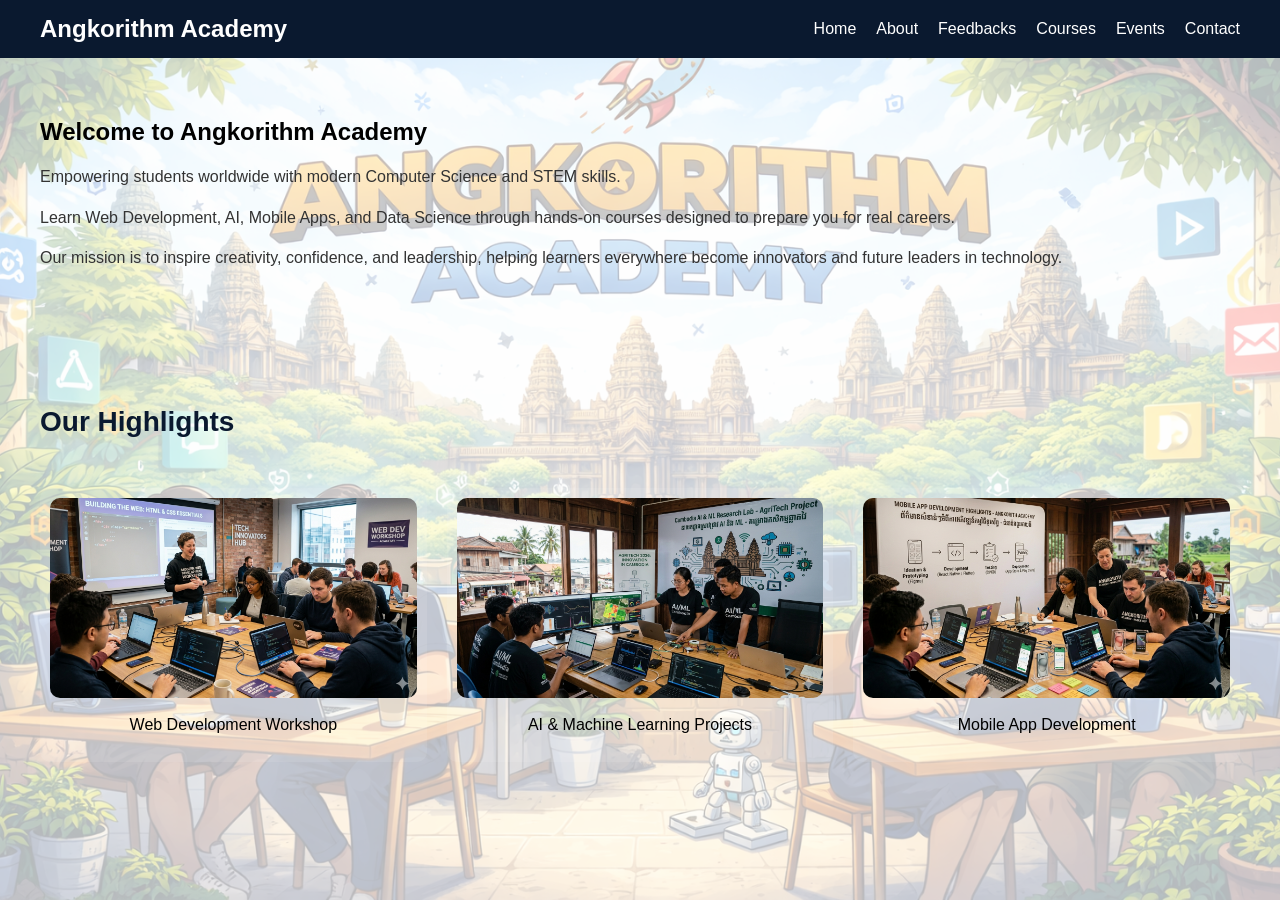
<file: index.html>
<!DOCTYPE html>
<html lang="en">
<head>
<meta charset="UTF-8">
<meta name="viewport" content="width=device-width, initial-scale=1.0">
<title>Angkorithm Academy - Home</title>
<link rel="stylesheet" href="style.css">
<link rel="stylesheet" href="https://cdnjs.cloudflare.com/ajax/libs/font-awesome/6.5.0/css/all.min.css">
</head>
<body> 

<header>
    <div class="logo">Angkorithm Academy</div>
    <nav>
        <ul>
            <li><a href="index.html">Home</a></li>
            <li><a href="about.html">About</a></li>
            <li><a href="feedbacks.html">Feedbacks</a></li>
            <li class="dropdown">
                <span class="dropbtn" onclick="toggleDropdown('coursesMenu')">Courses</span>
                <div id="coursesMenu" class="dropdown-menu">
                    <a href="courses.html#web">Web Development</a>
                    <a href="courses.html#mobile">Mobile Development</a>
                    <a href="courses.html#frontend">Front-End</a>
                    <a href="courses.html#backend">Back-End</a>
                    <a href="courses.html#fullstack">Full-Stack</a>
                    <a href="courses.html#ai">AI / ML</a>
                    <a href="courses.html#datascience">Data Science</a>
                </div>
            </li>
            <li class="dropdown">
                <span class="dropbtn" onclick="toggleDropdown('eventsMenu')">Events</span>
                <div id="eventsMenu" class="dropdown-menu">
                    <a href="events.html#jobs">Jobs</a>
                    <a href="events.html#workshops">Workshops</a>
                </div>
            </li>
            <li><a href="contact.html">Contact</a></li>
        </ul>
    </nav>
</header>

<section id="home" class="section">
    <h1>Welcome to Angkorithm Academy</h1> <br/>
        <p>Empowering students worldwide with modern Computer Science and STEM skills.</p>
        <p>Learn Web Development, AI, Mobile Apps, and Data Science through hands-on courses designed to prepare you for real careers.</p>
        <p>Our mission is to inspire creativity, confidence, and leadership, helping learners everywhere become innovators and future leaders in technology.</p>
</section>

<section id="gallery" class="section">
    <h2>Our Highlights</h2>
    <div class="picture-grid">
        <div class="grid-item">
            <img src="pics/pic1.jpg" alt="Highlight 1">
            <p>Web Development Workshop</p>
        </div>
        <div class="grid-item">
            <img src="pics/pic2.jpg" alt="Highlight 2">
            <p>AI & Machine Learning Projects</p>
        </div>
        <div class="grid-item">
            <img src="pics/pic3.jpg" alt="Highlight 3">
            <p>Mobile App Development</p>
        </div>
    </div>
</section>

<script>
function toggleDropdown(id){
    document.getElementById(id).classList.toggle('show');
}
function toggleDropdown(id){
    const menu = document.getElementById(id);
    menu.classList.toggle('show');
}

// Close dropdowns if clicking outside
document.addEventListener('click', function(event){
    const dropbtns = document.querySelectorAll('.dropbtn');
    const dropdowns = document.querySelectorAll('.dropdown-menu');

    let clickedOnDropbtn = false;
    dropbtns.forEach(btn => {
        if(btn.contains(event.target)){
            clickedOnDropbtn = true;
        }
    });

    if(!clickedOnDropbtn){
        dropdowns.forEach(menu => menu.classList.remove('show'));
    }
    });
</script>

</body>
</html>
</file>
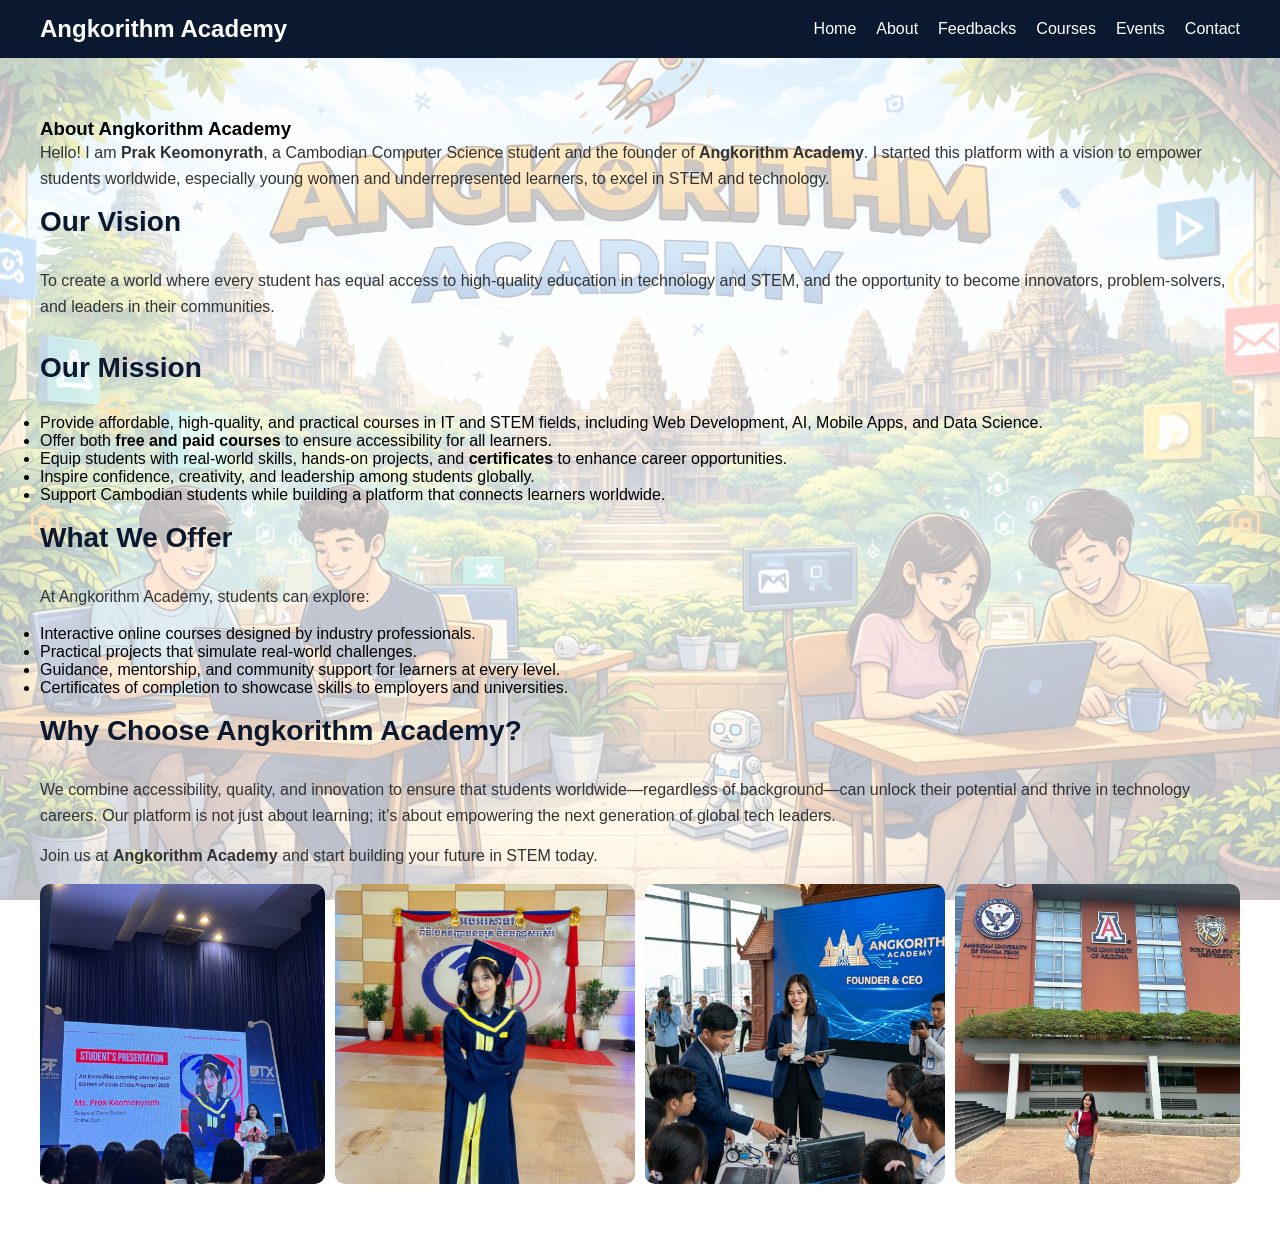
<file: about.html>
<!DOCTYPE html>
<html lang="en">
<head>
<meta charset="UTF-8">
<meta name="viewport" content="width=device-width, initial-scale=1.0">
<title>Angkorithm Academy - About</title>
<link rel="stylesheet" href="style.css">
<link rel="stylesheet" href="https://cdnjs.cloudflare.com/ajax/libs/font-awesome/6.5.0/css/all.min.css">
</head>
<body>

<header>
    <div class="logo">Angkorithm Academy</div>
    <nav>
        <ul>
            <li><a href="index.html">Home</a></li>
            <li><a href="about.html">About</a></li>
            <li><a href="feedbacks.html">Feedbacks</a></li>
            <li class="dropdown">
                <span class="dropbtn" onclick="toggleDropdown('coursesMenu')">Courses</span>
                <div id="coursesMenu" class="dropdown-menu">
                    <a href="courses.html#web">Web Development</a>
                    <a href="courses.html#mobile">Mobile Development</a>
                    <a href="courses.html#frontend">Front-End</a>
                    <a href="courses.html#backend">Back-End</a>
                    <a href="courses.html#fullstack">Full-Stack</a>
                    <a href="courses.html#ai">AI / ML</a>
                    <a href="courses.html#datascience">Data Science</a>
                </div>
            </li>
            <li class="dropdown">
                <span class="dropbtn" onclick="toggleDropdown('eventsMenu')">Events</span>
                <div id="eventsMenu" class="dropdown-menu">
                    <a href="events.html#jobs">Jobs</a>
                    <a href="events.html#workshops">Workshops</a>
                </div>
            </li>
            <li><a href="contact.html">Contact</a></li>
        </ul>
    </nav>
</header>

<section id="about" class="section">
    <section id="about">
        <h1>About Angkorithm Academy</h1>
            <p>Hello! I am <strong>Prak Keomonyrath</strong>, a Cambodian Computer Science student and the founder of <strong>Angkorithm Academy</strong>. I started this platform with a vision to empower students worldwide, especially young women and underrepresented learners, to excel in STEM and technology.</p>

            <h2>Our Vision</h2>
            <p>To create a world where every student has equal access to high-quality education in technology and STEM, and the opportunity to become innovators, problem-solvers, and leaders in their communities.</p>
            <br>
            <h2>Our Mission</h2>
                <ul>
                    <li>Provide affordable, high-quality, and practical courses in IT and STEM fields, including Web Development, AI, Mobile Apps, and Data Science.</li>
                    <li>Offer both <strong>free and paid courses</strong> to ensure accessibility for all learners.</li>
                    <li>Equip students with real-world skills, hands-on projects, and <strong>certificates</strong> to enhance career opportunities.</li>
                    <li>Inspire confidence, creativity, and leadership among students globally.</li>
                    <li>Support Cambodian students while building a platform that connects learners worldwide.</li>
                </ul>
            <br>
            <h2>What We Offer</h2>
                <p>At Angkorithm Academy, students can explore:</p>
                <ul>
                    <li>Interactive online courses designed by industry professionals.</li>
                    <li>Practical projects that simulate real-world challenges.</li>
                    <li>Guidance, mentorship, and community support for learners at every level.</li>
                    <li>Certificates of completion to showcase skills to employers and universities.</li>
                </ul>
            <br>
            <h2>Why Choose Angkorithm Academy?</h2>
                <p>We combine accessibility, quality, and innovation to ensure that students worldwide—regardless of background—can unlock their potential and thrive in technology careers. Our platform is not just about learning; it’s about empowering the next generation of global tech leaders.</p>

                <p>Join us at <strong>Angkorithm Academy</strong> and start building your future in STEM today.</p>
    </section>
        <div class="slider">
            <img src="pics/Me1.jpg">
            <img src="pics/Me2.jpg">
            <img src="pics/Me3.jpg">
            <img src="pics/Me4.jpg">

        </div>
    </section>

<script>
function toggleDropdown(id){
    document.getElementById(id).classList.toggle('show');
}
function toggleDropdown(id){
    const menu = document.getElementById(id);
    menu.classList.toggle('show');
}

// Close dropdowns if clicking outside
document.addEventListener('click', function(event){
    const dropbtns = document.querySelectorAll('.dropbtn');
    const dropdowns = document.querySelectorAll('.dropdown-menu');

    let clickedOnDropbtn = false;
    dropbtns.forEach(btn => {
        if(btn.contains(event.target)){
            clickedOnDropbtn = true;
        }
    });

    if(!clickedOnDropbtn){
        dropdowns.forEach(menu => menu.classList.remove('show'));
    }
});
</script>


</body>
</html>
</file>
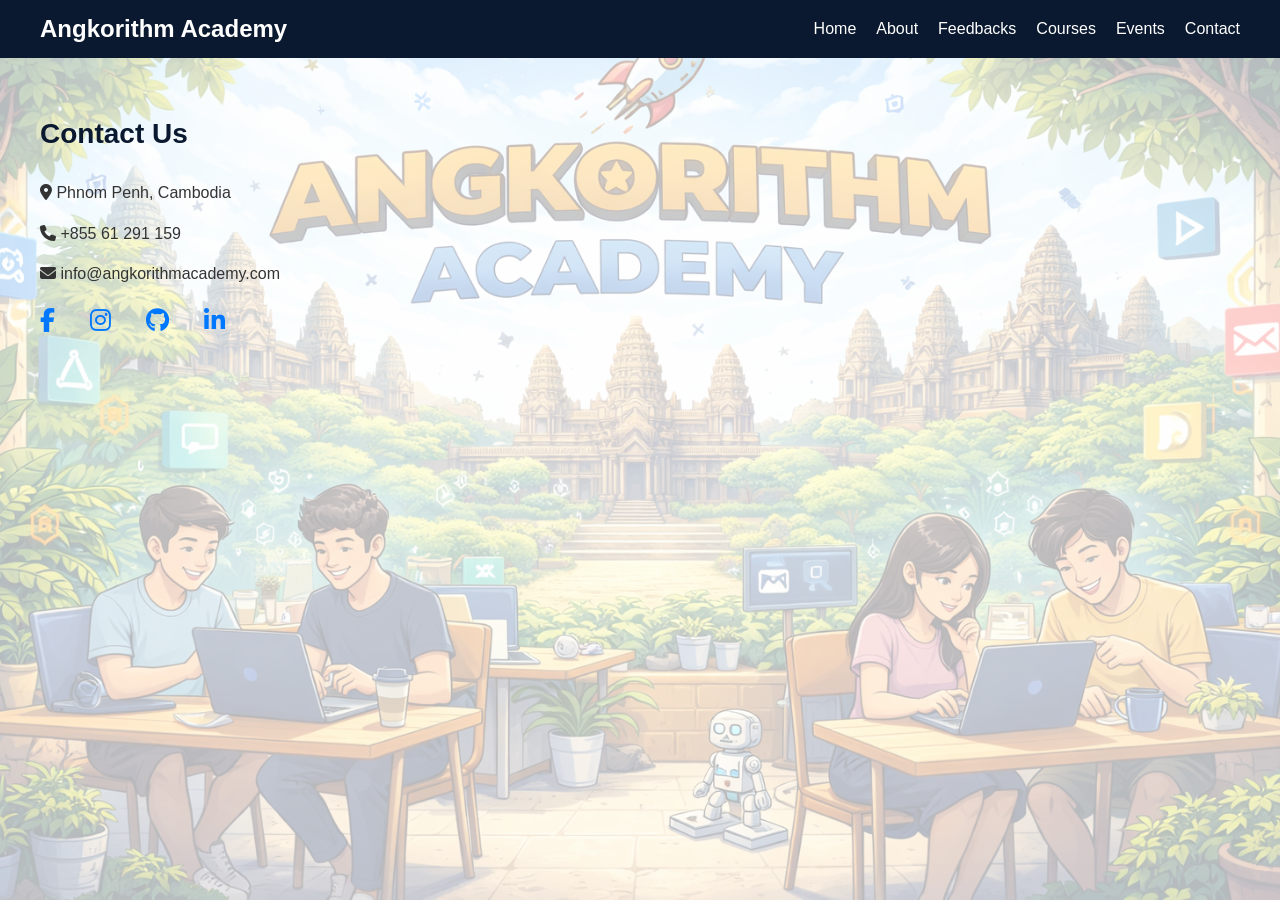
<file: contact.html>
<!DOCTYPE html>
<html lang="en">
<head>
<meta charset="UTF-8">
<meta name="viewport" content="width=device-width, initial-scale=1.0">
<title>Angkorithm Academy - Contact</title>
<link rel="stylesheet" href="style.css">
<link rel="stylesheet" href="https://cdnjs.cloudflare.com/ajax/libs/font-awesome/6.5.0/css/all.min.css">
</head>
<body>

<header>
    <div class="logo">Angkorithm Academy</div>
    <nav>
        <ul>
            <li><a href="index.html">Home</a></li>
            <li><a href="about.html">About</a></li>
            <li><a href="feedbacks.html">Feedbacks</a></li>
            <li class="dropdown">
                <span class="dropbtn" onclick="toggleDropdown('coursesMenu')">Courses</span>
                <div id="coursesMenu" class="dropdown-menu">
                    <a href="courses.html#web">Web Development</a>
                    <a href="courses.html#mobile">Mobile Development</a>
                    <a href="courses.html#frontend">Front-End</a>
                    <a href="courses.html#backend">Back-End</a>
                    <a href="courses.html#fullstack">Full-Stack</a>
                    <a href="courses.html#ai">AI / ML</a>
                    <a href="courses.html#datascience">Data Science</a>
                </div>
            </li>
            <li class="dropdown">
                <span class="dropbtn" onclick="toggleDropdown('eventsMenu')">Events</span>
                <div id="eventsMenu" class="dropdown-menu">
                    <a href="events.html#jobs">Jobs</a>
                    <a href="events.html#workshops">Workshops</a>
                </div>
            </li>
            <li><a href="contact.html">Contact</a></li>
        </ul>
    </nav>
</header>

<section class="section contact-section">
    <h2>Contact Us</h2>
    <div class="contact-info">
        <p><i class="fa fa-map-marker-alt"></i> Phnom Penh, Cambodia</p>
        <p><i class="fa fa-phone"></i> +855 61 291 159</p>
        <p><i class="fa fa-envelope"></i> info@angkorithmacademy.com</p>
    </div>

    <div class="social-icons">
        <a href="https://www.facebook.com/share/18QHKdomKT/?mibextid=wwXIfr" target="_blank"><i class="fab fa-facebook-f"></i></a>
        <a href="https://www.instagram.com/_.monyrath._?igsh=MTJzampjNzZrODRraA%3D%3D&utm_source=qr" target="_blank"><i class="fab fa-instagram"></i></a>
        <a href="https://github.com/Monyrath27" target="_blank"><i class="fab fa-github"></i></a>
        <a href="https://www.linkedin.com/in/prak-keomonyrath-74aa05325" target="_blank"><i class="fab fa-linkedin-in"></i></a>
    </div>

    <div class="map">
        <iframe 
        src="https://www.google.com/maps/embed?pb=!1m18!1m12!1m3!1d3919.121789312345!2d104.8791234!3d11.562345!2m3!1f0!2f0!3f0!3m2!1i1024!2i768!4f13.1!3m3!1m2!1s0x31095123456789ab%3A0xcdef123456789abc!2sPhnom%20Penh%2C%20Cambodia!5e0!3m2!1sen!2sus!4v1671234567890!5m2!1sen!2sus" 
        width="600" height="450" style="border:0;" allowfullscreen="" loading="lazy"></iframe>
    </div>
</section>

<script>
function toggleDropdown(id){
    document.getElementById(id).classList.toggle('show');
}
function toggleDropdown(id){
    const menu = document.getElementById(id);
    menu.classList.toggle('show');
}

// Close dropdowns if clicking outside
document.addEventListener('click', function(event){
    const dropbtns = document.querySelectorAll('.dropbtn');
    const dropdowns = document.querySelectorAll('.dropdown-menu');

    let clickedOnDropbtn = false;
    dropbtns.forEach(btn => {
        if(btn.contains(event.target)){
            clickedOnDropbtn = true;
        }
    });

    if(!clickedOnDropbtn){
        dropdowns.forEach(menu => menu.classList.remove('show'));
    }
});
</script>

</body>
</html>
</file>
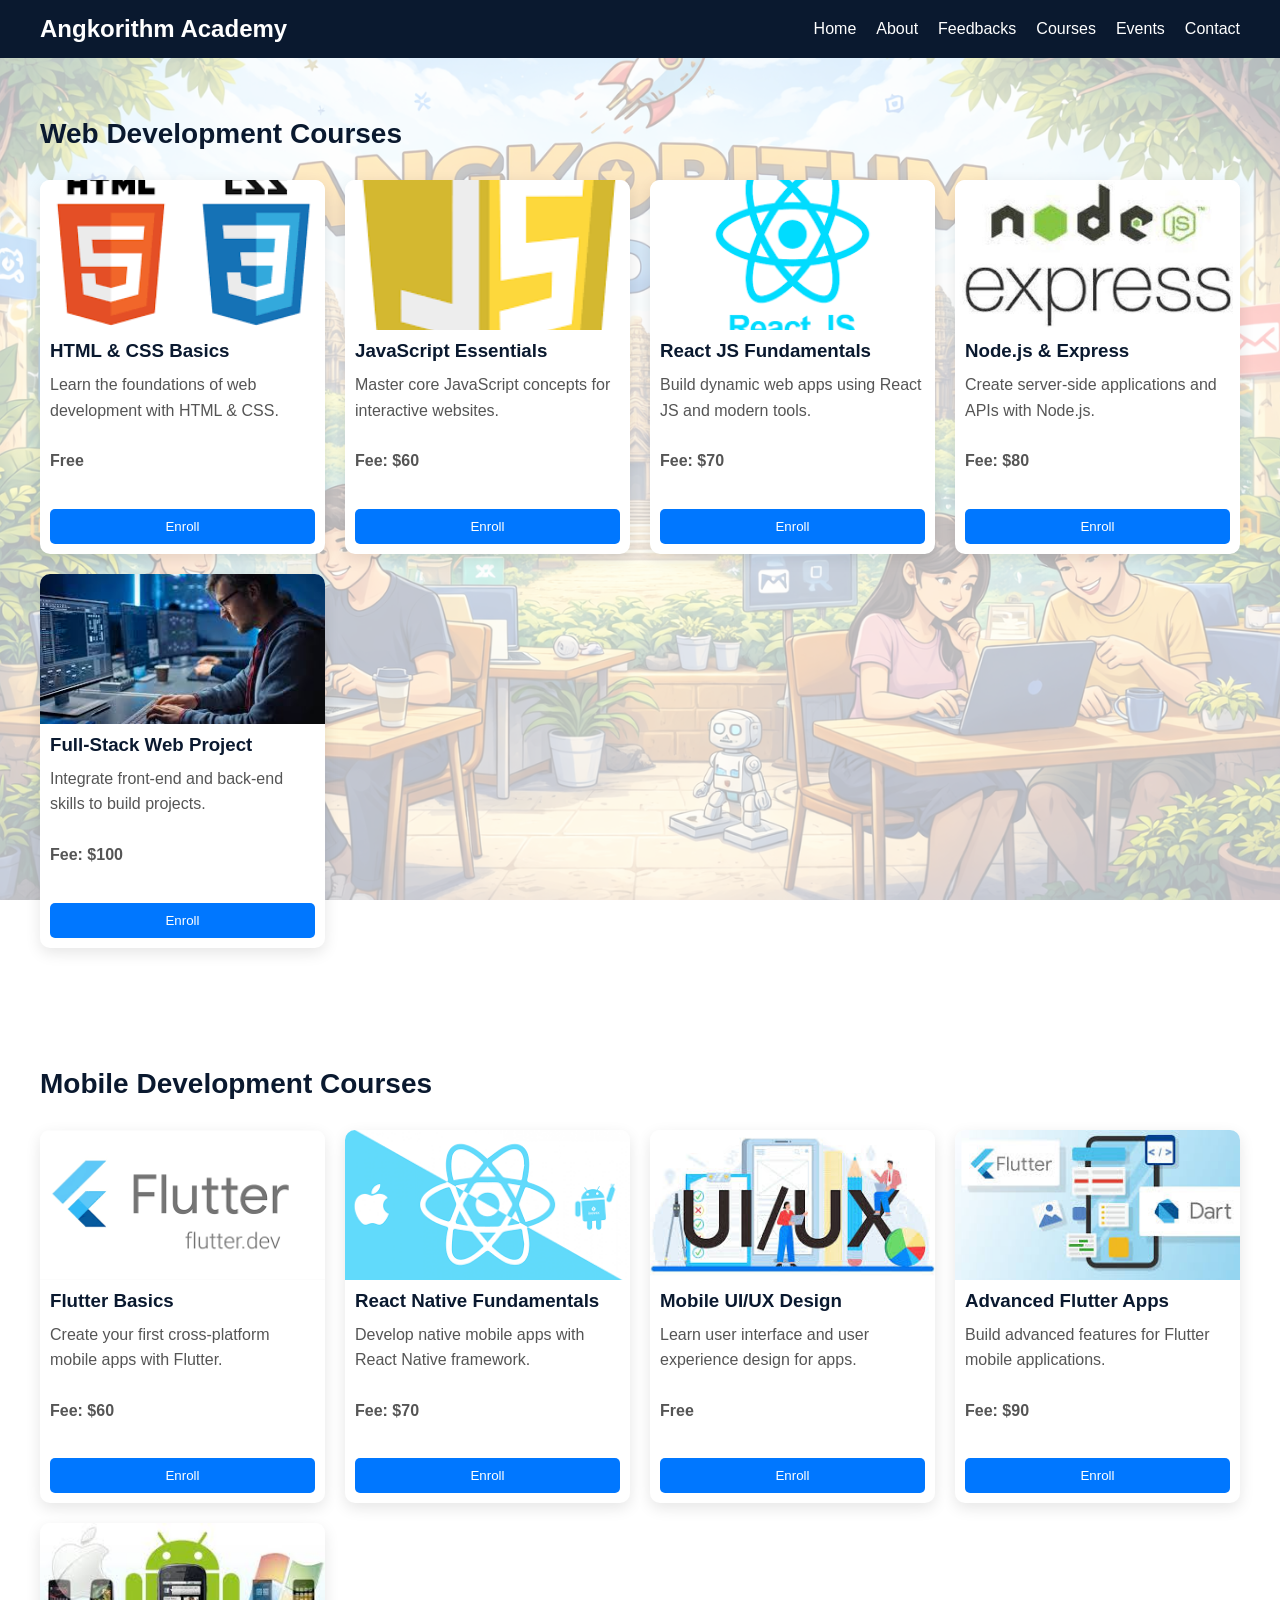
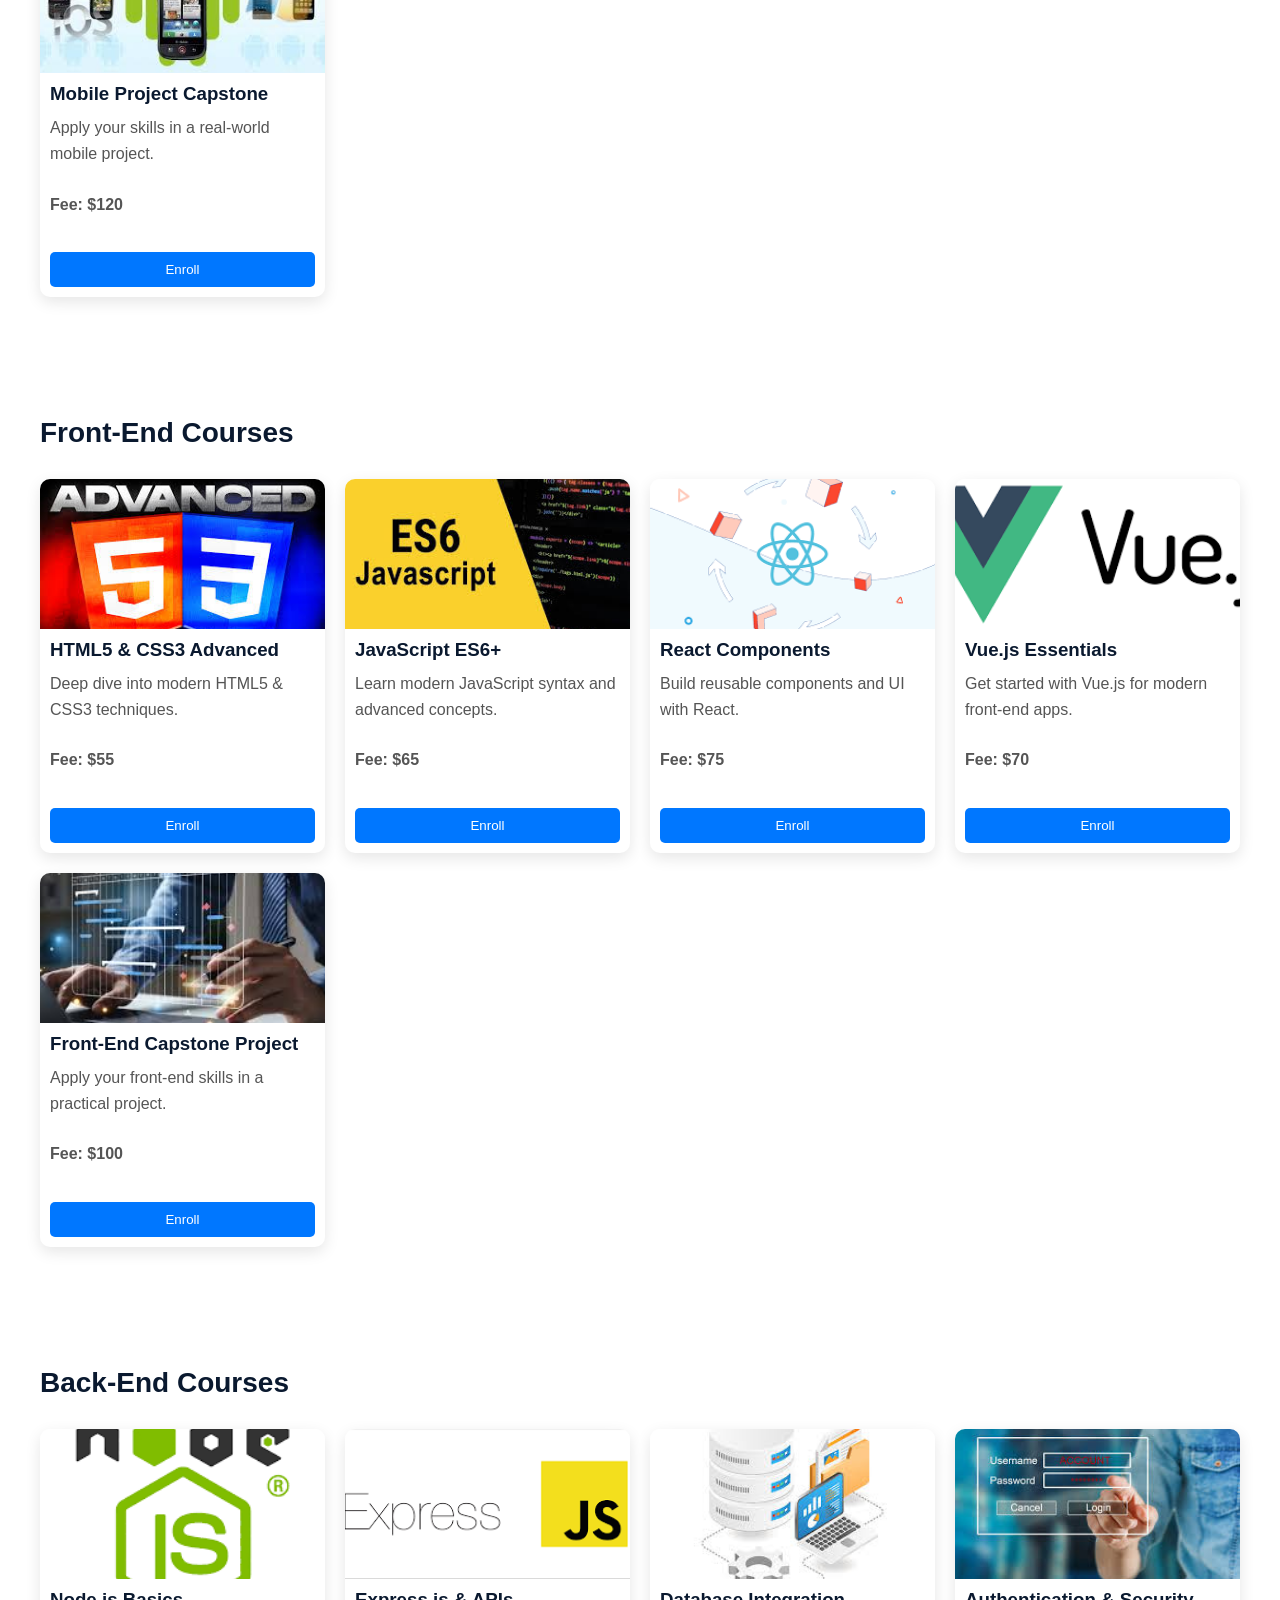
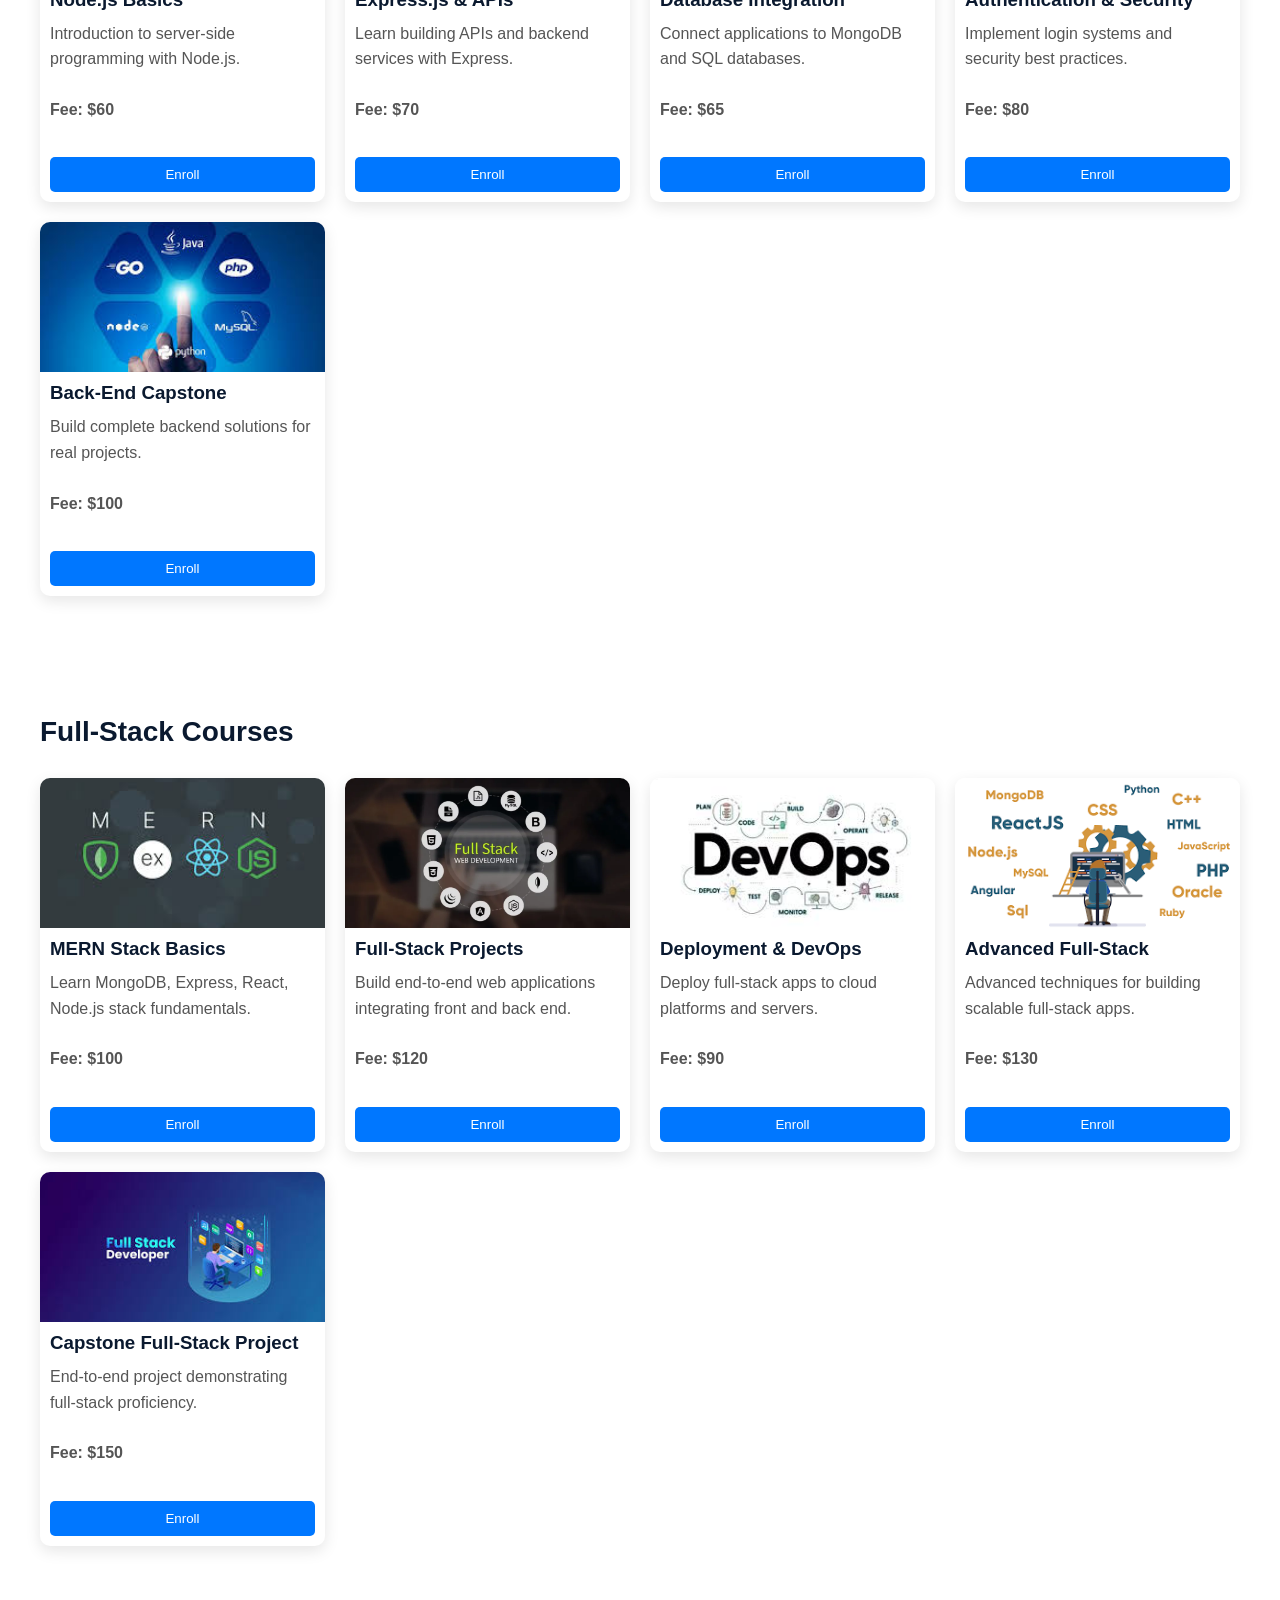
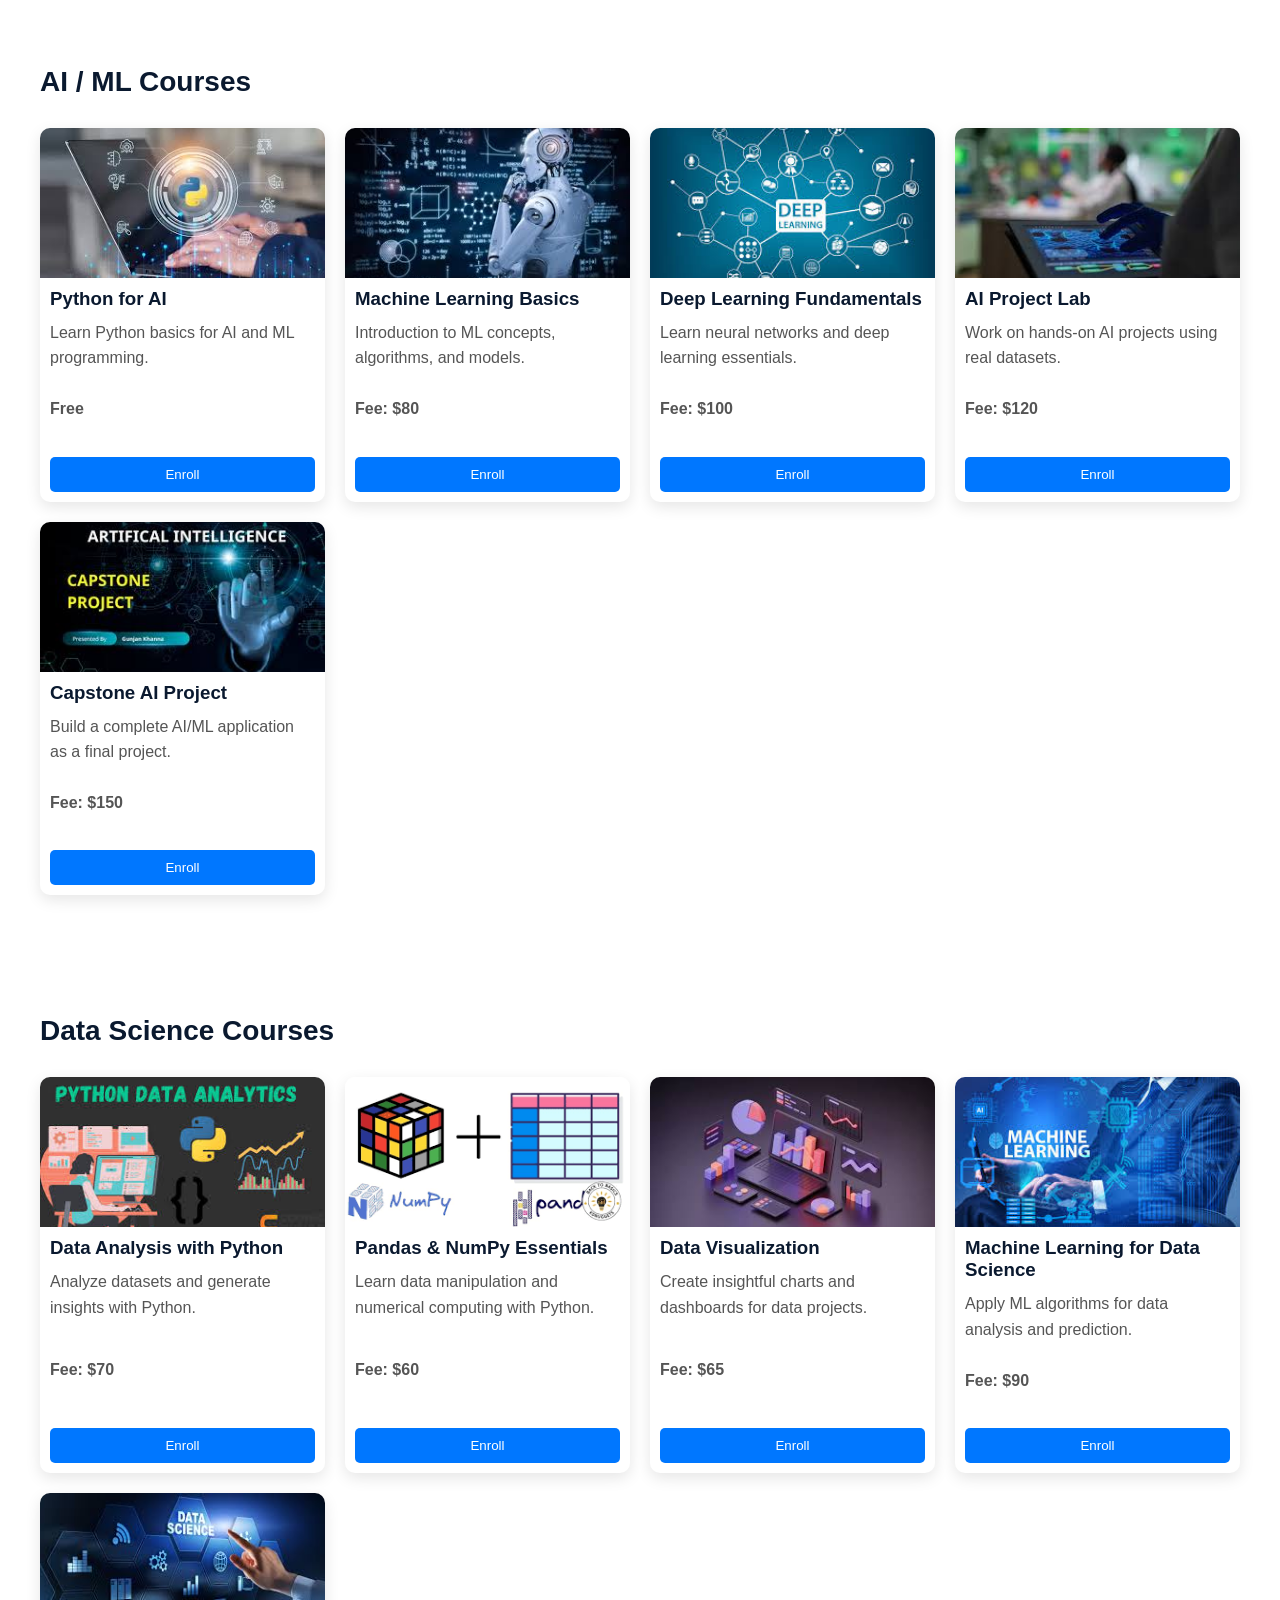
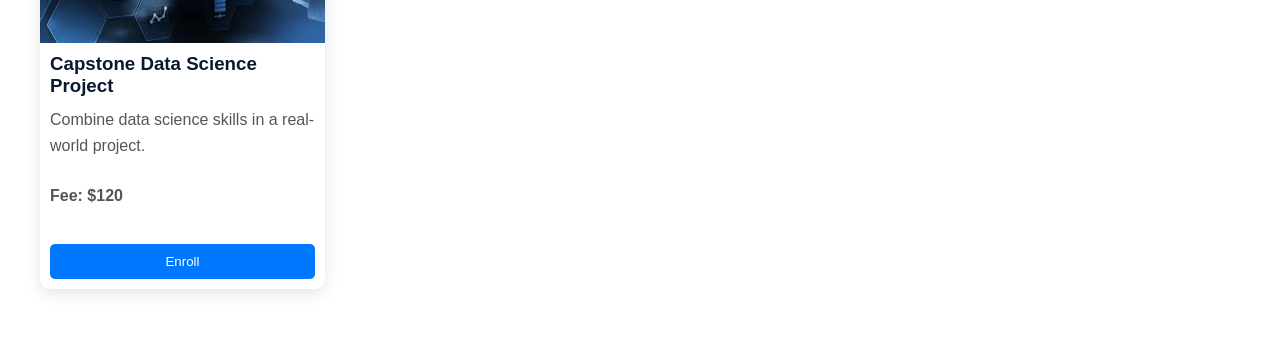
<file: courses.html>
<!DOCTYPE html>
<html lang="en">
<head>
<meta charset="UTF-8">
<meta name="viewport" content="width=device-width, initial-scale=1.0">
<title>Angkorithm Academy - Courses</title>
<link rel="stylesheet" href="style.css">
<link rel="stylesheet" href="https://cdnjs.cloudflare.com/ajax/libs/font-awesome/6.5.0/css/all.min.css">
</head>
<body>

<header>
    <div class="logo">Angkorithm Academy</div>
    <nav>
        <ul>
            <li><a href="index.html">Home</a></li>
            <li><a href="about.html">About</a></li>
            <li><a href="feedbacks.html">Feedbacks</a></li>
            <li class="dropdown">
                <span class="dropbtn" onclick="toggleDropdown('coursesMenu')">Courses</span>
                <div id="coursesMenu" class="dropdown-menu">
                    <a href="#web">Web Development</a>
                    <a href="#mobile">Mobile Development</a>
                    <a href="#frontend">Front-End</a>
                    <a href="#backend">Back-End</a>
                    <a href="#fullstack">Full-Stack</a>
                    <a href="#ai">AI / ML</a>
                    <a href="#datascience">Data Science</a>
                </div>
            </li>
            <li class="dropdown">
                <span class="dropbtn" onclick="toggleDropdown('eventsMenu')">Events</span>
                <div id="eventsMenu" class="dropdown-menu">
                    <a href="events.html#jobs">Jobs</a>
                    <a href="events.html#workshops">Workshops</a>
                </div>
            </li>
            <li><a href="contact.html">Contact</a></li>
        </ul>
    </nav>
</header>

<!-- Web Development -->
<section id="web" class="section">
    <h2>Web Development Courses</h2>
    <div class="card-grid">
        <div class="course-card">
            <img src="pics/html:css.jpg">
            <h3>HTML & CSS Basics</h3>
            <p>Learn the foundations of web development with HTML & CSS.</p>
            <p class="price">Free</p>
            <button onclick="openEnroll('HTML & CSS Basics')">Enroll</button>
        </div>
        <div class="course-card">
            <img src="pics/javascript.jpg">
            <h3>JavaScript Essentials</h3>
            <p>Master core JavaScript concepts for interactive websites.</p>
            <p class="price">Fee: $60</p>
            <button onclick="openEnroll('JavaScript Essentials')">Enroll</button>
        </div>
        <div class="course-card">
            <img src="pics/react.jpg">
            <h3>React JS Fundamentals</h3>
            <p>Build dynamic web apps using React JS and modern tools.</p>
            <p class="price">Fee: $70</p>
            <button onclick="openEnroll('React JS Fundamentals')">Enroll</button>
        </div>
        <div class="course-card">
            <img src="pics/node:express.jpg">
            <h3>Node.js & Express</h3>
            <p>Create server-side applications and APIs with Node.js.</p>
            <p class="price">Fee: $80</p>
            <button onclick="openEnroll('Node.js & Express')">Enroll</button>
        </div>
        <div class="course-card">
            <img src="pics/fullstack.jpg">
            <h3>Full-Stack Web Project</h3>
            <p>Integrate front-end and back-end skills to build projects.</p>
            <p class="price">Fee: $100</p>
            <button onclick="openEnroll('Full-Stack Web Project')">Enroll</button>
        </div>
    </div>
</section>

<!-- Mobile Development -->
<section id="mobile" class="section">
    <h2>Mobile Development Courses</h2>
    <div class="card-grid">
        <div class="course-card">
            <img src="pics/flutter.jpg">
            <h3>Flutter Basics</h3>
            <p>Create your first cross-platform mobile apps with Flutter.</p>
            <p class="price">Fee: $60</p>
            <button onclick="openEnroll('Flutter Basics')">Enroll</button>
        </div>
        <div class="course-card">
            <img src="pics/reactnative.jpg">
            <h3>React Native Fundamentals</h3>
            <p>Develop native mobile apps with React Native framework.</p>
            <p class="price">Fee: $70</p>
            <button onclick="openEnroll('React Native Fundamentals')">Enroll</button>
        </div>
        <div class="course-card">
            <img src="pics/uxui.jpg">
            <h3>Mobile UI/UX Design</h3>
            <p>Learn user interface and user experience design for apps.</p>
            <p class="price">Free</p>
            <button onclick="openEnroll('Mobile UI/UX Design')">Enroll</button>
        </div>
        <div class="course-card">
            <img src="pics/advanceflutter.jpg">
            <h3>Advanced Flutter Apps</h3>
            <p>Build advanced features for Flutter mobile applications.</p>
            <p class="price">Fee: $90</p>
            <button onclick="openEnroll('Advanced Flutter Apps')">Enroll</button>
        </div>
        <div class="course-card">
            <img src="pics/capstone.jpg">
            <h3>Mobile Project Capstone</h3>
            <p>Apply your skills in a real-world mobile project.</p>
            <p class="price">Fee: $120</p>
            <button onclick="openEnroll('Mobile Project Capstone')">Enroll</button>
        </div>
    </div>
</section>

<!-- Front-End -->
<section id="frontend" class="section">
    <h2>Front-End Courses</h2>
    <div class="card-grid">
        <div class="course-card">
            <img src="pics/advancehtmlcss.jpg">
            <h3>HTML5 & CSS3 Advanced</h3>
            <p>Deep dive into modern HTML5 & CSS3 techniques.</p>
            <p class="price">Fee: $55</p>
            <button onclick="openEnroll('HTML5 & CSS3 Advanced')">Enroll</button>
        </div>
        <div class="course-card">
            <img src="pics/javascriptes6.jpg">
            <h3>JavaScript ES6+</h3>
            <p>Learn modern JavaScript syntax and advanced concepts.</p>
            <p class="price">Fee: $65</p>
            <button onclick="openEnroll('JavaScript ES6+')">Enroll</button>
        </div>
        <div class="course-card">
            <img src="pics/reactcom.jpg">
            <h3>React Components</h3>
            <p>Build reusable components and UI with React.</p>
            <p class="price">Fee: $75</p>
            <button onclick="openEnroll('React Components')">Enroll</button>
        </div>
        <div class="course-card">
            <img src="pics/vue.jpg">
            <h3>Vue.js Essentials</h3>
            <p>Get started with Vue.js for modern front-end apps.</p>
            <p class="price">Fee: $70</p>
            <button onclick="openEnroll('Vue.js Essentials')">Enroll</button>
        </div>
        <div class="course-card">
            <img src="pics/frontcapstone.jpg">
            <h3>Front-End Capstone Project</h3>
            <p>Apply your front-end skills in a practical project.</p>
            <p class="price">Fee: $100</p>
            <button onclick="openEnroll('Front-End Capstone Project')">Enroll</button>
        </div>
    </div>
</section>

<!-- Back-End -->
<section id="backend" class="section">
    <h2>Back-End Courses</h2>
    <div class="card-grid">
        <div class="course-card">
            <img src="pics/node.jpg">
            <h3>Node.js Basics</h3>
            <p>Introduction to server-side programming with Node.js.</p>
            <p class="price">Fee: $60</p>
            <button onclick="openEnroll('Node.js Basics')">Enroll</button>
        </div>
        <div class="course-card">
            <img src="pics/express.jpg">
            <h3>Express.js & APIs</h3>
            <p>Learn building APIs and backend services with Express.</p>
            <p class="price">Fee: $70</p>
            <button onclick="openEnroll('Express.js & APIs')">Enroll</button>
        </div>
        <div class="course-card">
            <img src="pics/database.jpg">
            <h3>Database Integration</h3>
            <p>Connect applications to MongoDB and SQL databases.</p>
            <p class="price">Fee: $65</p>
            <button onclick="openEnroll('Database Integration')">Enroll</button>
        </div>
        <div class="course-card">
            <img src="pics/authen.jpg">
            <h3>Authentication & Security</h3>
            <p>Implement login systems and security best practices.</p>
            <p class="price">Fee: $80</p>
            <button onclick="openEnroll('Authentication & Security')">Enroll</button>
        </div>
        <div class="course-card">
            <img src="pics/backendproject.jpg">
            <h3>Back-End Capstone</h3>
            <p>Build complete backend solutions for real projects.</p>
            <p class="price">Fee: $100</p>
            <button onclick="openEnroll('Back-End Capstone')">Enroll</button>
        </div>
    </div>
</section>

<!-- Full-Stack -->
<section id="fullstack" class="section">
    <h2>Full-Stack Courses</h2>
    <div class="card-grid">
        <div class="course-card">
            <img src="pics/mern.jpg">
            <h3>MERN Stack Basics</h3>
            <p>Learn MongoDB, Express, React, Node.js stack fundamentals.</p>
            <p class="price">Fee: $100</p>
            <button onclick="openEnroll('MERN Stack Basics')">Enroll</button>
        </div>
        <div class="course-card">
            <img src="pics/fullstackproject.jpg">
            <h3>Full-Stack Projects</h3>
            <p>Build end-to-end web applications integrating front and back end.</p>
            <p class="price">Fee: $120</p>
            <button onclick="openEnroll('Full-Stack Projects')">Enroll</button>
        </div>
        <div class="course-card">
            <img src="pics/devops.jpg">
            <h3>Deployment & DevOps</h3>
            <p>Deploy full-stack apps to cloud platforms and servers.</p>
            <p class="price">Fee: $90</p>
            <button onclick="openEnroll('Deployment & DevOps')">Enroll</button>
        </div>
        <div class="course-card">
            <img src="pics/advancefullstack.jpg">
            <h3>Advanced Full-Stack</h3>
            <p>Advanced techniques for building scalable full-stack apps.</p>
            <p class="price">Fee: $130</p>
            <button onclick="openEnroll('Advanced Full-Stack')">Enroll</button>
        </div>
        <div class="course-card">
            <img src="pics/fullstackcapstone.jpeg">
            <h3>Capstone Full-Stack Project</h3>
            <p>End-to-end project demonstrating full-stack proficiency.</p>
            <p class="price">Fee: $150</p>
            <button onclick="openEnroll('Capstone Full-Stack Project')">Enroll</button>
        </div>
    </div>
</section>

<!-- AI / ML -->
<section id="ai" class="section">
    <h2>AI / ML Courses</h2>
    <div class="card-grid">
        <div class="course-card">
            <img src="pics/pythonai.jpg">
            <h3>Python for AI</h3>
            <p>Learn Python basics for AI and ML programming.</p>
            <p class="price">Free</p>
            <button onclick="openEnroll('Python for AI')">Enroll</button>
        </div>
        <div class="course-card">
            <img src="pics/mlbasic.jpg">
            <h3>Machine Learning Basics</h3>
            <p>Introduction to ML concepts, algorithms, and models.</p>
            <p class="price">Fee: $80</p>
            <button onclick="openEnroll('Machine Learning Basics')">Enroll</button>
        </div>
        <div class="course-card">
            <img src="pics/deeplearning.jpg">
            <h3>Deep Learning Fundamentals</h3>
            <p>Learn neural networks and deep learning essentials.</p>
            <p class="price">Fee: $100</p>
            <button onclick="openEnroll('Deep Learning Fundamentals')">Enroll</button>
        </div>
        <div class="course-card">
            <img src="pics/ailab.jpg">
            <h3>AI Project Lab</h3>
            <p>Work on hands-on AI projects using real datasets.</p>
            <p class="price">Fee: $120</p>
            <button onclick="openEnroll('AI Project Lab')">Enroll</button>
        </div>
        <div class="course-card">
            <img src="pics/capstoneai.jpg">
            <h3>Capstone AI Project</h3>
            <p>Build a complete AI/ML application as a final project.</p>
            <p class="price">Fee: $150</p>
            <button onclick="openEnroll('Capstone AI Project')">Enroll</button>
        </div>
    </div>
</section>

<!-- Data Science -->
<section id="datascience" class="section">
    <h2>Data Science Courses</h2>
    <div class="card-grid">
        <div class="course-card">
            <img src="pics/dataanalysispy.jpg">
            <h3>Data Analysis with Python</h3>
            <p>Analyze datasets and generate insights with Python.</p>
            <p class="price">Fee: $70</p>
            <button onclick="openEnroll('Data Analysis with Python')">Enroll</button>
        </div>
        <div class="course-card">
            <img src="pics/numpandas.jpg">
            <h3>Pandas & NumPy Essentials</h3>
            <p>Learn data manipulation and numerical computing with Python.</p>
            <p class="price">Fee: $60</p>
            <button onclick="openEnroll('Pandas & NumPy Essentials')">Enroll</button>
        </div>
        <div class="course-card">
            <img src="pics/datavisual.jpg">
            <h3>Data Visualization</h3>
            <p>Create insightful charts and dashboards for data projects.</p>
            <p class="price">Fee: $65</p>
            <button onclick="openEnroll('Data Visualization')">Enroll</button>
        </div>
        <div class="course-card">
            <img src="pics/mldatascience.jpg">
            <h3>Machine Learning for Data Science</h3>
            <p>Apply ML algorithms for data analysis and prediction.</p>
            <p class="price">Fee: $90</p>
            <button onclick="openEnroll('ML for Data Science')">Enroll</button>
        </div>
        <div class="course-card">
            <img src="pics/datasciencecapstone.jpg">
            <h3>Capstone Data Science Project</h3>
            <p>Combine data science skills in a real-world project.</p>
            <p class="price">Fee: $120</p>
            <button onclick="openEnroll('Capstone Data Science Project')">Enroll</button>
        </div>
    </div>
</section>

<!-- ENROLL POPUP -->
<div class="popup" id="enrollPopup">
    <div class="popup-content">
        <h3>Enroll in Course</h3>
        <input type="text" id="courseName" readonly>
        <input type="text" placeholder="Your Name">
        <input type="email" placeholder="Your Email">
        <button onclick="submitEnroll()">Submit</button>
    </div>
</div>

<script>
function toggleDropdown(id){
    document.getElementById(id).classList.toggle('show');
}
function openEnroll(name){
    document.getElementById('courseName').value = name;
    document.getElementById('enrollPopup').style.display='flex';
}
function submitEnroll(){
    alert('Thank you for enrolling!');
    document.getElementById('enrollPopup').style.display='none';
}
function toggleDropdown(id){
    const menu = document.getElementById(id);
    menu.classList.toggle('show');
}

// Close dropdowns if clicking outside
document.addEventListener('click', function(event){
    const dropbtns = document.querySelectorAll('.dropbtn');
    const dropdowns = document.querySelectorAll('.dropdown-menu');

    let clickedOnDropbtn = false;
    dropbtns.forEach(btn => {
        if(btn.contains(event.target)){
            clickedOnDropbtn = true;
        }
    });

    if(!clickedOnDropbtn){
        dropdowns.forEach(menu => menu.classList.remove('show'));
    }
});
</script>


</body>
</html>
</file>
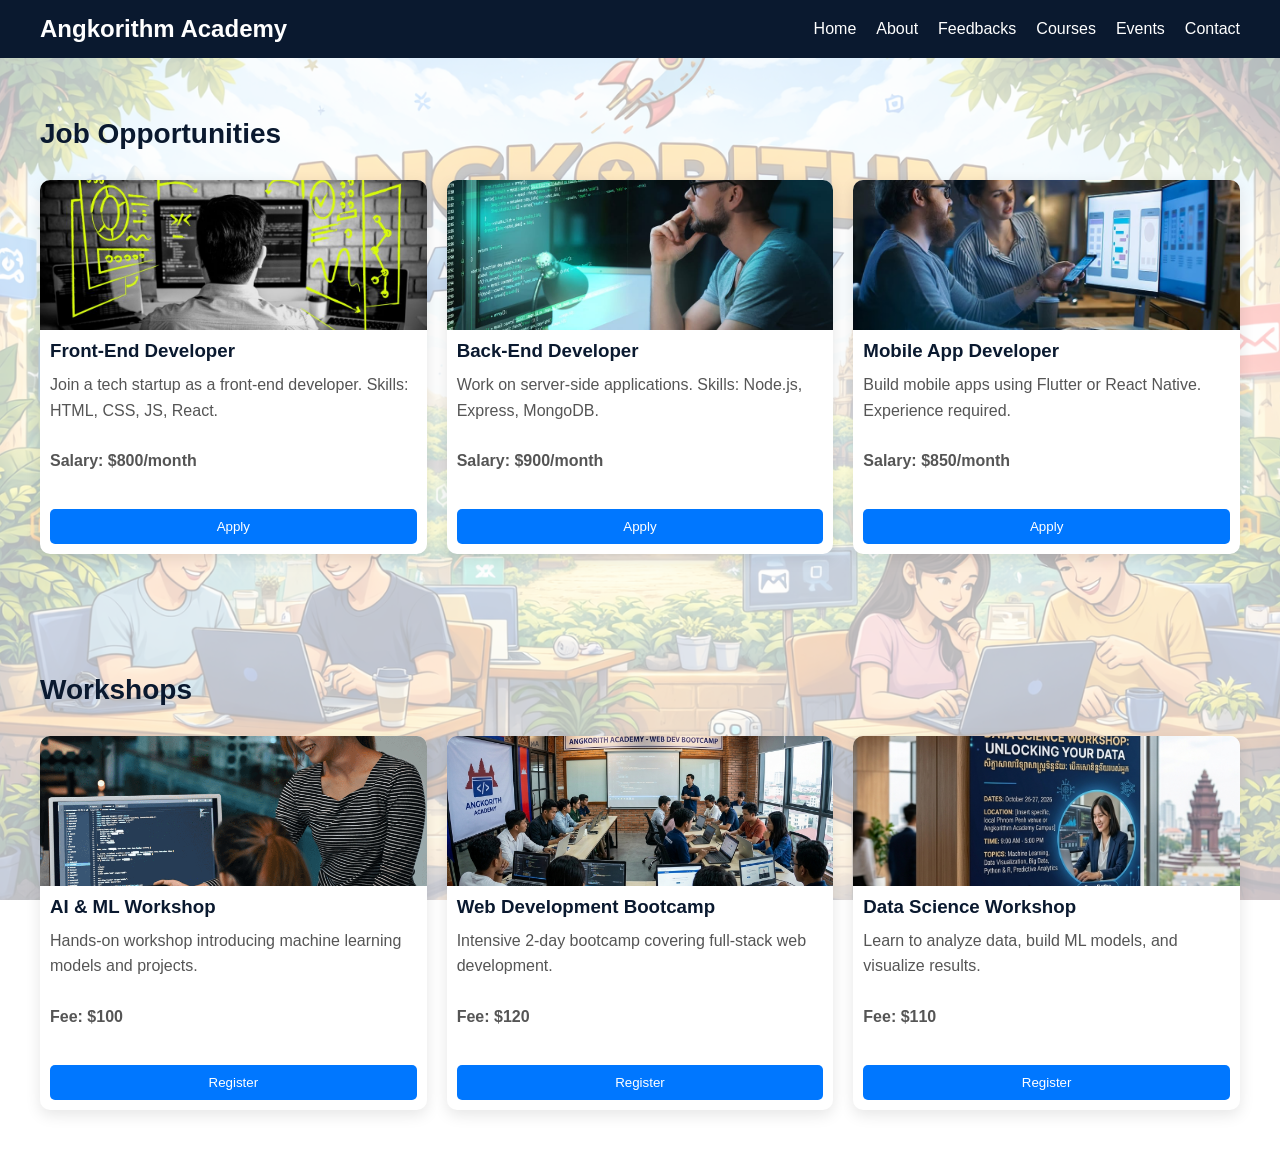
<file: events.html>
<!DOCTYPE html>
<html lang="en">
<head>
<meta charset="UTF-8">
<meta name="viewport" content="width=device-width, initial-scale=1.0">
<title>Angkorithm Academy - Events</title>
<link rel="stylesheet" href="style.css">
<link rel="stylesheet" href="https://cdnjs.cloudflare.com/ajax/libs/font-awesome/6.5.0/css/all.min.css">
</head>
<body>

<header>
    <div class="logo">Angkorithm Academy</div>
    <nav>
        <ul>
            <li><a href="index.html">Home</a></li>
            <li><a href="about.html">About</a></li>
            <li><a href="feedbacks.html">Feedbacks</a></li>
            <li class="dropdown">
                <span class="dropbtn" onclick="toggleDropdown('coursesMenu')">Courses</span>
                <div id="coursesMenu" class="dropdown-menu">
                    <a href="courses.html#web">Web Development</a>
                    <a href="courses.html#mobile">Mobile Development</a>
                    <a href="courses.html#frontend">Front-End</a>
                    <a href="courses.html#backend">Back-End</a>
                    <a href="courses.html#fullstack">Full-Stack</a>
                    <a href="courses.html#ai">AI / ML</a>
                    <a href="courses.html#datascience">Data Science</a>
                </div>
            </li>
            <li class="dropdown">
                <span class="dropbtn" onclick="toggleDropdown('eventsMenu')">Events</span>
                <div id="eventsMenu" class="dropdown-menu">
                    <a href="#jobs">Jobs</a>
                    <a href="#workshops">Workshops</a>
                </div>
            </li>
            <li><a href="contact.html">Contact</a></li>
        </ul>
    </nav>
</header>

<section id="jobs" class="section">
    <h2>Job Opportunities</h2>
    <div class="card-grid">
        <div class="event-card">
            <img src="pics/front.jpg">
            <h3>Front-End Developer</h3>
            <p>Join a tech startup as a front-end developer. Skills: HTML, CSS, JS, React.</p>
            <p class="price">Salary: $800/month</p>
            <button>Apply</button>
        </div>
        <div class="event-card">
            <img src="pics/back.jpg">
            <h3>Back-End Developer</h3>
            <p>Work on server-side applications. Skills: Node.js, Express, MongoDB.</p>
            <p class="price">Salary: $900/month</p>
            <button>Apply</button>
        </div>
        <div class="event-card">
            <img src="pics/mobile.jpg">
            <h3>Mobile App Developer</h3>
            <p>Build mobile apps using Flutter or React Native. Experience required.</p>
            <p class="price">Salary: $850/month</p>
            <button>Apply</button>
        </div>
    </div>
</section>

<section id="workshops" class="section">
    <h2>Workshops</h2>
    <div class="card-grid">
        <div class="event-card">
            <img src="pics/ai.jpg">
            <h3>AI & ML Workshop</h3>
            <p>Hands-on workshop introducing machine learning models and projects.</p>
            <p class="price">Fee: $100</p>
            <button>Register</button>
        </div>
        <div class="event-card">
            <img src="pics/webboot.png">
            <h3>Web Development Bootcamp</h3>
            <p>Intensive 2-day bootcamp covering full-stack web development.</p>
            <p class="price">Fee: $120</p>
            <button>Register</button>
        </div>
        <div class="event-card">
            <img src="pics//data.jpg">
            <h3>Data Science Workshop</h3>
            <p>Learn to analyze data, build ML models, and visualize results.</p>
            <p class="price">Fee: $110</p>
            <button>Register</button>
        </div>
    </div>
</section>

<script>
function toggleDropdown(id){
    document.getElementById(id).classList.toggle('show');
}
function toggleDropdown(id){
    const menu = document.getElementById(id);
    menu.classList.toggle('show');
}

// Close dropdowns if clicking outside
document.addEventListener('click', function(event){
    const dropbtns = document.querySelectorAll('.dropbtn');
    const dropdowns = document.querySelectorAll('.dropdown-menu');

    let clickedOnDropbtn = false;
    dropbtns.forEach(btn => {
        if(btn.contains(event.target)){
            clickedOnDropbtn = true;
        }
    });

    if(!clickedOnDropbtn){
        dropdowns.forEach(menu => menu.classList.remove('show'));
    }
});
</script>


</body>
</html>
</file>
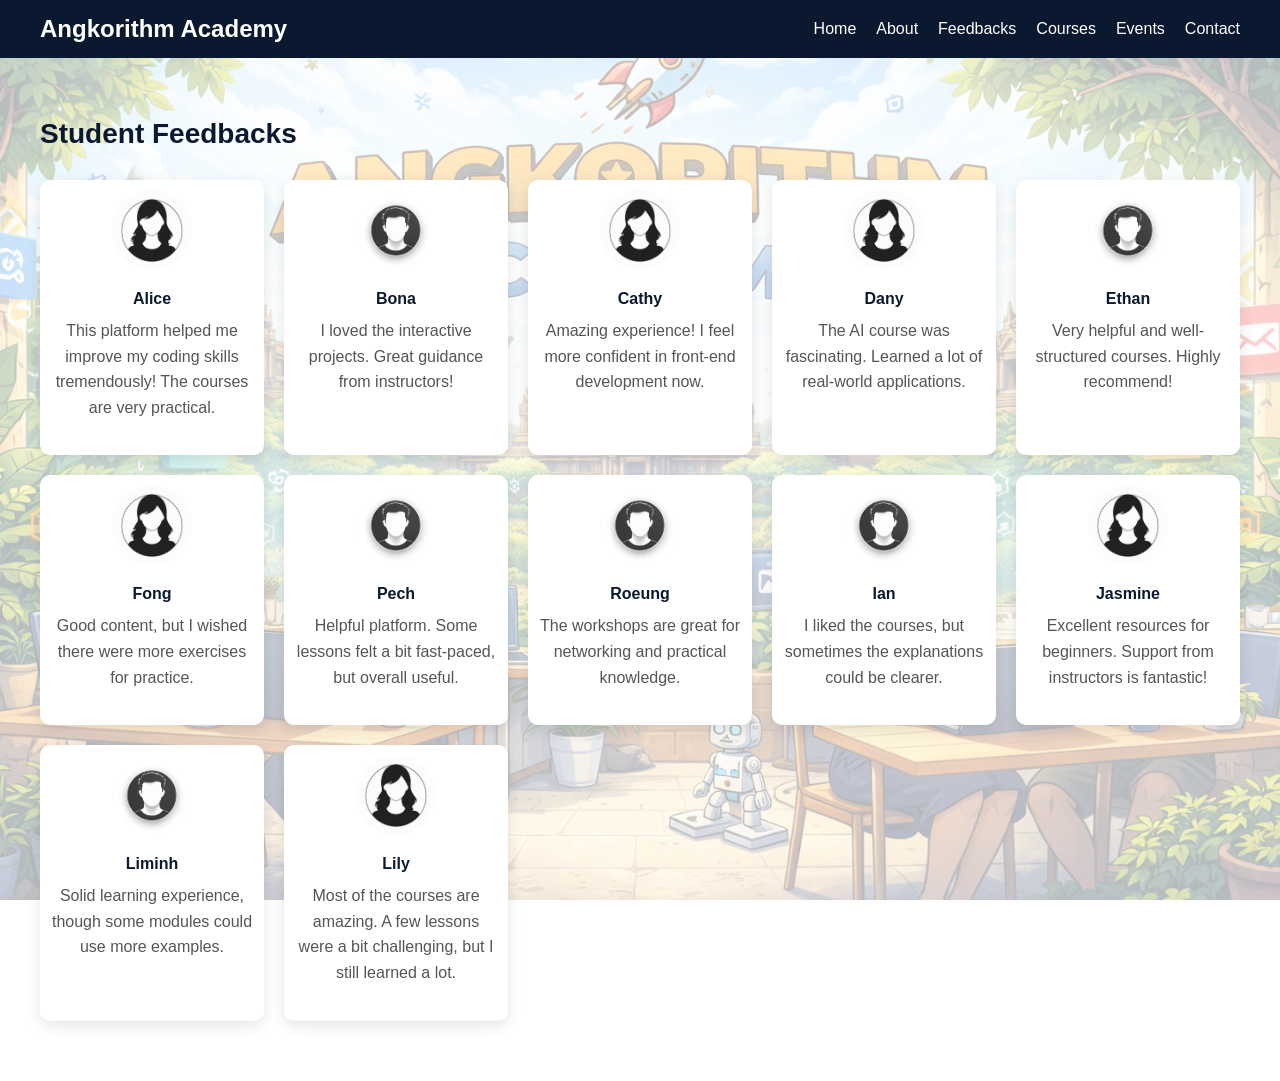
<file: feedbacks.html>
<!DOCTYPE html>
<html lang="en">
<head>
<meta charset="UTF-8">
<meta name="viewport" content="width=device-width, initial-scale=1.0">
<title>Angkorithm Academy - Feedbacks</title>
<link rel="stylesheet" href="style.css">
<link rel="stylesheet" href="https://cdnjs.cloudflare.com/ajax/libs/font-awesome/6.5.0/css/all.min.css">
</head>
<body>

<header>
    <div class="logo">Angkorithm Academy</div>
    <nav>
        <ul>
            <li><a href="index.html">Home</a></li>
            <li><a href="about.html">About</a></li>
            <li><a href="feedbacks.html">Feedbacks</a></li>
            <li class="dropdown">
                <span class="dropbtn" onclick="toggleDropdown('coursesMenu')">Courses</span>
                <div id="coursesMenu" class="dropdown-menu">
                    <a href="courses.html#web">Web Development</a>
                    <a href="courses.html#mobile">Mobile Development</a>
                    <a href="courses.html#frontend">Front-End</a>
                    <a href="courses.html#backend">Back-End</a>
                    <a href="courses.html#fullstack">Full-Stack</a>
                    <a href="courses.html#ai">AI / ML</a>
                    <a href="courses.html#datascience">Data Science</a>
                </div>
            </li>
            <li class="dropdown">
                <span class="dropbtn" onclick="toggleDropdown('eventsMenu')">Events</span>
                <div id="eventsMenu" class="dropdown-menu">
                    <a href="events.html#jobs">Jobs</a>
                    <a href="events.html#workshops">Workshops</a>
                </div>
            </li>
            <li><a href="contact.html">Contact</a></li>
        </ul>
    </nav>
</header>

<section id="feedbacks" class="section">
    <h2>Student Feedbacks</h2>
        <div class="feedback-grid">
<script>
const feedbacks = [
  {name: "Alice", text: "This platform helped me improve my coding skills tremendously! The courses are very practical.", img: "pics/female.jpg"},
  {name: "Bona", text: "I loved the interactive projects. Great guidance from instructors!", img: "pics/male.jpg"},
  {name: "Cathy", text: "Amazing experience! I feel more confident in front-end development now.", img: "pics/female.jpg"},
  {name: "Dany", text: "The AI course was fascinating. Learned a lot of real-world applications.", img: "pics/female.jpg"},
  {name: "Ethan", text: "Very helpful and well-structured courses. Highly recommend!", img: "pics/male.jpg"},
  {name: "Fong", text: "Good content, but I wished there were more exercises for practice.", img: "pics/female.jpg"},
  {name: "Pech", text: "Helpful platform. Some lessons felt a bit fast-paced, but overall useful.", img: "pics/male.jpg"},
  {name: "Roeung", text: "The workshops are great for networking and practical knowledge.", img: "pics/male.jpg"},
  {name: "Ian", text: "I liked the courses, but sometimes the explanations could be clearer.", img: "pics/male.jpg"},
  {name: "Jasmine", text: "Excellent resources for beginners. Support from instructors is fantastic!", img: "pics/female.jpg"},
  {name: "Liminh", text: "Solid learning experience, though some modules could use more examples.", img: "pics/male.jpg"},
  {name: "Lily", text: "Most of the courses are amazing. A few lessons were a bit challenging, but I still learned a lot.", img: "pics/female.jpg"}
];

const feedbackGrid = document.querySelector(".feedback-grid");

feedbacks.forEach(fb => {
  const card = document.createElement("div");
  card.className = "feedback-card";
  card.innerHTML = `
    <img src="${fb.img}" alt="${fb.name}">
    <h4>${fb.name}</h4>
    <p>${fb.text}</p>
  `;
  feedbackGrid.appendChild(card);
});
function toggleDropdown(id){
    const menu = document.getElementById(id);
    menu.classList.toggle('show');
}

// Close dropdowns if clicking outside
document.addEventListener('click', function(event){
    const dropbtns = document.querySelectorAll('.dropbtn');
    const dropdowns = document.querySelectorAll('.dropdown-menu');

    let clickedOnDropbtn = false;
    dropbtns.forEach(btn => {
        if(btn.contains(event.target)){
            clickedOnDropbtn = true;
        }
    });

    if(!clickedOnDropbtn){
        dropdowns.forEach(menu => menu.classList.remove('show'));
    }
    });
</script>


</body>
</html>
</file>
<file: style.css>
*{
    margin:0;
    padding:0;
    box-sizing:border-box;
    font-family: 'Segoe UI', sans-serif;
}

/* GLOBAL BACKGROUND */
body {
    position: relative;
    min-height: 100vh;
    font-family: 'Segoe UI', sans-serif;
    background: url('pics/background.png') no-repeat center center fixed;
    background-size: cover;
}

/* Transparent overlay to soften background */
body::before {
    content: "";
    position: fixed;
    top: 0;
    left: 0;
    width: 100%;
    height: 100%;
    background: rgba(255, 255, 255, 0.7); /* Adjust opacity (0.0 - 1.0) */
    pointer-events: none; /* So it doesn’t block clicks */
    z-index: -1;
}

/* HEADER */
header{
    display:flex;
    justify-content:space-between;
    align-items:center;
    background:#0a192f;
    color:white;
    padding:15px 40px;
    position:sticky;
    top:0;
    z-index:1000;
}

.logo{
    font-size:24px;
    font-weight:bold;
}

nav ul{
    display:flex;
    list-style:none;
    gap:20px;
}

nav a, .dropbtn{
    color:white;
    text-decoration:none;
    cursor:pointer;
    transition: color 0.3s;
}

nav a:hover, .dropbtn:hover{
    color:#0077ff;
}

/* DROPDOWN */
.dropdown-menu {
    position: absolute;
    background: #0a192f;
    min-width: 180px;
    box-shadow: 0 4px 8px rgba(0,0,0,0.2);
    z-index: 1000; /* ensures dropdown is above content */
    display: none; /* hidden by default */
    padding: 10px 0;
}

.dropdown-menu a {
    display: block;
    padding: 8px 16px;
    color: white;
    text-decoration: none;
}

.dropdown-menu a:hover {
    background-color: #f0f0f0;
}

.dropdown-menu.show {
    display: block;
}

/* SECTIONS */
.section{
    padding:60px 40px;
}

.section h2{
    font-size:28px;
    margin-bottom:30px;
    color:#0a192f;
}

.section p{
    font-size:16px;
    color:#333;
    line-height:1.6;
    margin-bottom:15px;
}

/* 3-Picture Grid */
.picture-grid {
    display: grid;
    grid-template-columns: repeat(auto-fit, minmax(250px, 1fr));
    gap: 20px;
    padding: 20px 0;
}

.grid-item {
    background: rgba(255, 255, 255, 0.1); /* subtle transparent background */
    border-radius: 10px;
    overflow: hidden;
    text-align: center;
    padding: 10px;
    transition: transform 0.3s ease, box-shadow 0.3s ease;
}

.grid-item img {
    width: 100%;
    height: 200px;
    object-fit: cover;
    border-radius: 10px;
}

.grid-item p {
    margin-top: 10px;
    font-size: 1rem;
    color: black;
}

/* Hover effect */
.grid-item:hover {
    transform: translateY(-5px);
    box-shadow: 0 8px 20px rgba(0,0,0,0.3);
}

/* CARD GRIDS */
.card-grid{
    display:grid;
    grid-template-columns:repeat(auto-fit, minmax(250px,1fr));
    gap:20px;
    margin-top:20px;
}

.course-card, .event-card, .feedback-card{
    background:white;
    border-radius:10px;
    box-shadow:0 5px 15px rgba(0,0,0,0.1);
    overflow:hidden;
    transition:0.3s;
    display:flex;
    flex-direction:column;
    justify-content:space-between;
}

.course-card:hover, .event-card:hover, .feedback-card:hover{
    transform:translateY(-5px);
}

/* CARD CONTENT */
.course-card img, .event-card img, .feedback-card img{
    width:100%;
    height:150px;
    object-fit:cover;
}

.course-card h3, .event-card h3, .feedback-card h4{
    padding:10px;
    color:#0a192f;
}

.course-card p, .event-card p, .feedback-card p{
    padding:0 10px 10px;
    flex-grow:1;
    color:#555;
}

.price{
    color:#0077ff;
    font-weight:bold;
    padding:0 10px 10px;
}

button{
    margin:10px;
    padding:10px;
    background:#0077ff;
    color:white;
    border:none;
    border-radius:5px;
    cursor:pointer;
    transition: background 0.3s;
}

button:hover{
    background:#0056b3;
}

/* EVENTS */
.event-section{
    display:grid;
    grid-template-columns:repeat(auto-fit, minmax(250px,1fr));
    gap:20px;
}

/* FEEDBACK */
.feedback-grid{
    display:grid;
    grid-template-columns:repeat(auto-fit, minmax(200px,1fr));
    gap:20px;
    margin-top:20px;
}

.feedback-card{
    background:white;
    border-radius:10px;
    overflow:hidden;
    box-shadow:0 5px 15px rgba(0,0,0,0.1);
    text-align:center;
    padding-bottom:10px;
}

.feedback-card img{
    width:80px;
    height:80px;
    border-radius:50%;
    margin:10px auto;
    display:block;
}

/* POPUP */
.popup{
    display:none;
    position:fixed;
    top:0;
    left:0;
    width:100%;
    height:100%;
    background:rgba(0,0,0,0.6);
    justify-content:center;
    align-items:center;
    z-index:10000;
}

.popup-content{
    background:white;
    padding:20px;
    border-radius:10px;
    width:300px;
    box-shadow:0 5px 20px rgba(0,0,0,0.2);
}

.popup-content input{
    width:100%;
    padding:10px;
    margin:10px 0;
    border:1px solid #ccc;
    border-radius:5px;
}

.popup-content button{
    width:100%;
}

/* SLIDER */
.slider{
    display:flex;
    overflow:hidden;
    gap:10px;
}

.slider img{
    width:100%;
    height:300px;
    object-fit:cover;
    border-radius:10px;
    display:block;
}

/* CONTACT & SOCIAL */
.social-icons{
    margin-top:10px;
}

.social-icons i{
    font-size:24px;
    margin-right:15px;
    color:#0077ff;
    cursor:pointer;
    transition: color 0.3s;
}

.social-icons i:hover{
    color:#0056b3;
}

/* Social Media Icons */
.social-icons {
    margin-top: 20px;
    display: flex;
    gap: 20px;
    justify-content: left;
}

.social-icons a {
    color: #fff; /* Icon color */
    font-size: 1.5rem;
    transition: transform 0.3s, color 0.3s;
}

.social-icons a:hover {
    color: #00aced; /* Change color on hover, can customize per brand */
    transform: scale(1.2);
}

/* MAP */
.map iframe{
    width:100%;
    height:400px;
    border:0;
    border-radius:10px;
}

/* RESPONSIVE */
@media(max-width:768px){
    header{
        flex-direction:column;
        align-items:flex-start;
        padding:10px 20px;
    }
    nav ul{
        flex-direction:column;
        gap:10px;
        width:100%;
    }
    .dropdown-menu{
        position:static;
    }
    .card-grid, .event-section, .feedback-grid{
        grid-template-columns:1fr;
    }
}
</file>
